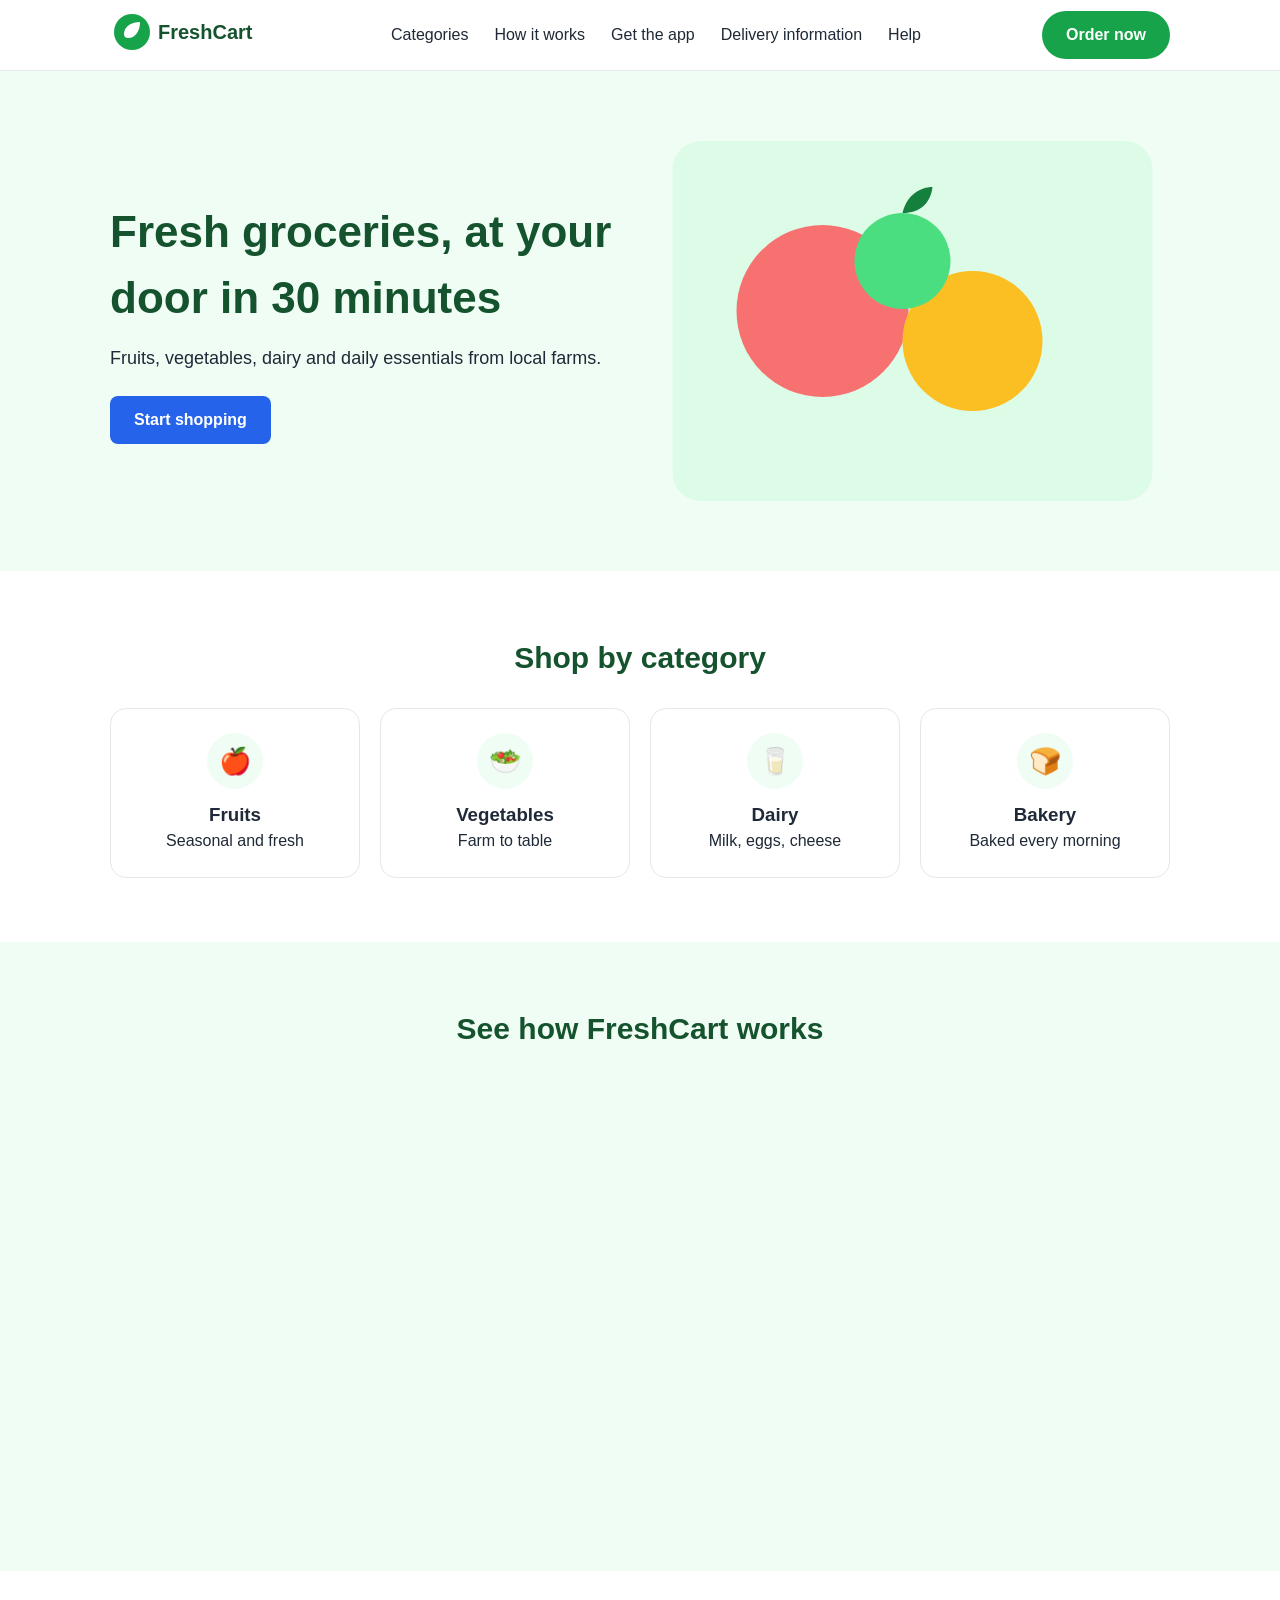
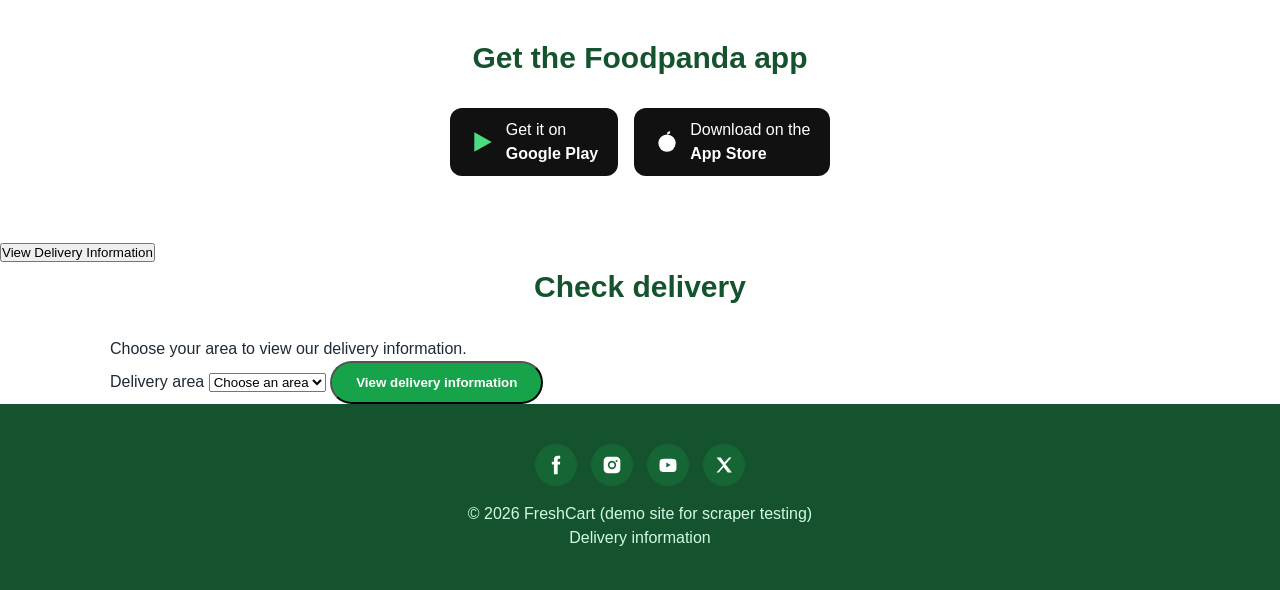
<file: index.html>
<!DOCTYPE html>
<html lang="en">
<head>
<meta charset="utf-8">
<meta name="viewport" content="width=device-width, initial-scale=1">
<title>FreshCart - Groceries Delivered Fast</title>
<meta name="description" content="FreshCart delivers fresh groceries to your door in 30 minutes.">
<link rel="canonical" href="http://127.0.0.1:5501/">
<link rel="icon" href="logo.svg">
<link rel="stylesheet" href="style.css">
</head>
<body>
<header>
  <div class="wrap nav">
    <a href="/"><img src="logo.svg" alt="FreshCart logo" width="160" height="44"></a>
    <nav><ul>
      <li><a href="#categories">Categories</a></li>
      <li><a href="#video">How it works</a></li>
      <li><a href="#apps">Get the app</a></li>
      <li><a id="delivery-link" href="/delivery.html">Delivery information</a></li>
      <li><a href="https://example.com/help">Help</a></li>
    </ul></nav>
    <a class="btn" href="#apps">Order now</a>
  </div>
</header>

<main>
  <div class="hero">
    <div class="wrap">
      <div data-aos>
        <h1>Fresh groceries, at your door in 30 minutes</h1>
        <p>Fruits, vegetables, dairy and daily essentials from local farms.</p>
        <a class="btn" href="/apps.html">Start shopping</a>
      </div>
      <img src="hero.svg" alt="Fresh fruits illustration" width="480" height="360">
    </div>
  </div>

  <section id="categories">
    <div class="wrap">
      <h2 data-aos>Shop by category</h2>
      <div class="cards">
        <a class="card" href="#" data-aos><div class="ic">&#127822;</div><h3>Fruits</h3><p>Seasonal and fresh</p></a>
        <a class="card" href="#" data-aos><div class="ic">&#129367;</div><h3>Vegetables</h3><p>Farm to table</p></a>
        <a class="card" href="#" data-aos><div class="ic">&#129371;</div><h3>Dairy</h3><p>Milk, eggs, cheese</p></a>
        <a class="card" href="#" data-aos><div class="ic">&#127838;</div><h3>Bakery</h3><p>Baked every morning</p></a>
      </div>
    </div>
  </section>

  <section id="video" class="video">
    <div class="wrap">
      <h2 data-aos>See how FreshCart works</h2>
      <iframe data-aos src="https://www.youtube-nocookie.com/embed/e0J_KbYEQqQ" title="FreshCart intro video" allowfullscreen loading="lazy"></iframe>
    </div>
  </section>

  <section id="apps">
    <div class="wrap">
      <h2 data-aos>Get the Foodpanda app</h2>
      <div class="apps" data-aos>
        <a id="foodpanda-play-store" class="badge" href="https://play.google.com/store/apps/details?id=com.global.foodpanda.android" target="_blank" rel="noopener noreferrer" aria-label="Foodpanda on Google Play (opens in a new tab)">
          <svg viewBox="0 0 24 24" fill="#4ade80"><path d="M4 3l16 9-16 9z"/></svg><span>Get it on<br><b>Google Play</b></span>
        </a>
        <a id="foodpanda-app-store" class="badge" href="https://apps.apple.com/pk/app/foodpanda-food-groceries/id758103884" target="_blank" rel="noopener noreferrer" aria-label="Foodpanda on the App Store (opens in a new tab)">
          <svg viewBox="0 0 24 24" fill="#fff"><circle cx="12" cy="13" r="8"/><path d="M12 5c0-2 1-3 3-3 0 2-1 3-3 3z"/></svg><span>Download on the<br><b>App Store</b></span>
        </a>
      </div>
    </div>
  </section>

<form id="newsletter-form" action="/delivery.html" method="get"><button type="submit">View Delivery Information</button></form>

<form id="internal-delivery-form" class="wrap" action="/delivery.html" method="get" aria-labelledby="delivery-form-title"><h2 id="delivery-form-title">Check delivery</h2><p>Choose your area to view our delivery information.</p><label for="delivery-area">Delivery area</label> <select id="delivery-area" name="area" required><option value="">Choose an area</option><option value="central">Central</option><option value="north">North</option><option value="south">South</option></select> <button class="btn" type="submit">View delivery information</button></form>
</main>

<footer>
  <div class="wrap">
    <div class="social">
      <a id="social-facebook" href="https://www.facebook.com/NASAArtemis/" target="_blank" rel="noopener noreferrer" aria-label="NASA Artemis on Facebook (opens in a new tab)" title="NASA Artemis on Facebook"><svg viewBox="0 0 24 24"><path d="M14 8V6c0-1 .5-1.5 1.5-1.5H17V1h-3c-3 0-4.500 2-4.500 4.500V8H7v3.500h2.500V23H14V11.500h2.800L17 8z"/></svg></a>
      <a id="social-instagram" href="https://www.instagram.com/nasaartemis/" target="_blank" rel="noopener noreferrer" aria-label="NASA Artemis on Instagram (opens in a new tab)" title="NASA Artemis on Instagram"><svg viewBox="0 0 24 24"><path d="M7 2h10a5 5 0 015 5v10a5 5 0 01-5 5H7a5 5 0 01-5-5V7a5 5 0 015-5zm5 5a5 5 0 100 10 5 5 0 000-10zm0 2a3 3 0 110 6 3 3 0 010-6zm5.500-3a1.200 1.200 0 100 2.400 1.200 1.200 0 000-2.400z"/></svg></a>
      <a href="https://www.youtube.com/@freshcartdemo" aria-label="YouTube"><svg viewBox="0 0 24 24"><path d="M22 8s-.2-1.600-.9-2.300c-.9-.9-1.900-.9-2.300-1C15.600 4.500 12 4.500 12 4.500s-3.600 0-6.800.2c-.4.100-1.400.1-2.300 1C2.200 6.400 2 8 2 8s-.2 1.900-.2 3.800v1.400C1.800 15.100 2 17 2 17s.2 1.600.9 2.300c.9.9 2 .9 2.500 1 1.800.2 6.600.2 6.600.2s3.600 0 6.800-.2c.4-.1 1.400-.1 2.300-1 .7-.7.9-2.300.9-2.300s.2-1.900.2-3.800v-1.400C22.200 9.900 22 8 22 8zM10 15V9l5.200 3z"/></svg></a>
      <a id="social-x" href="https://x.com/NASAArtemis" target="_blank" rel="noopener noreferrer" aria-label="NASA Artemis on X (Twitter) (opens in a new tab)" title="NASA Artemis on X (Twitter)"><svg viewBox="0 0 24 24"><path d="M3 3h5l4.500 6L18 3h3l-7.200 8.200L21.500 21h-5l-5-6.700L5.800 21H3l7.800-8.800z"/></svg></a>
    </div>
    <p>&copy; <span id="year">2026</span> FreshCart (demo site for scraper testing)</p>
    <p><a href="/delivery.html">Delivery information</a></p>
  </div>
</footer>
<script src="script.js"></script>
</body>
</html>
</file>
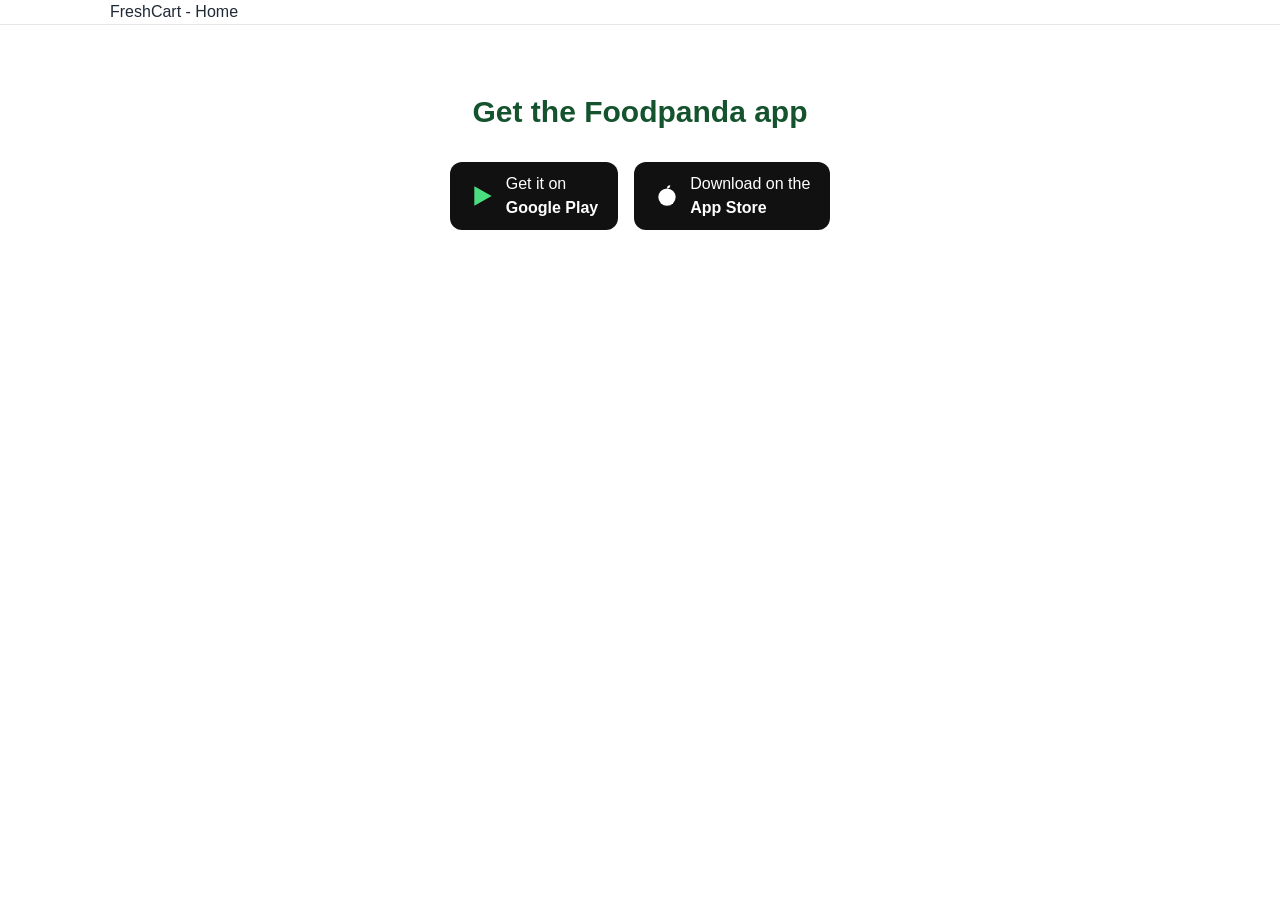
<file: apps.html>
<!doctype html><html lang="en"><head><meta charset="utf-8"><meta name="viewport" content="width=device-width,initial-scale=1"><title>Get the app | FreshCart</title><link rel="stylesheet" href="/style.css"></head><body><header><div class="wrap"><a href="/">FreshCart - Home</a></div></header><main><section id="apps">
    <div class="wrap">
      <h2>Get the Foodpanda app</h2>
      <div class="apps">
        <a id="foodpanda-play-store" class="badge" href="https://play.google.com/store/apps/details?id=com.global.foodpanda.android" target="_blank" rel="noopener noreferrer" aria-label="Foodpanda on Google Play (opens in a new tab)">
          <svg viewBox="0 0 24 24" fill="#4ade80"><path d="M4 3l16 9-16 9z"/></svg><span>Get it on<br><b>Google Play</b></span>
        </a>
        <a id="foodpanda-app-store" class="badge" href="https://apps.apple.com/pk/app/foodpanda-food-groceries/id758103884" target="_blank" rel="noopener noreferrer" aria-label="Foodpanda on the App Store (opens in a new tab)">
          <svg viewBox="0 0 24 24" fill="#fff"><circle cx="12" cy="13" r="8"/><path d="M12 5c0-2 1-3 3-3 0 2-1 3-3 3z"/></svg><span>Download on the<br><b>App Store</b></span>
        </a>
      </div>
    </div>
  </section></main></body></html>
</file>
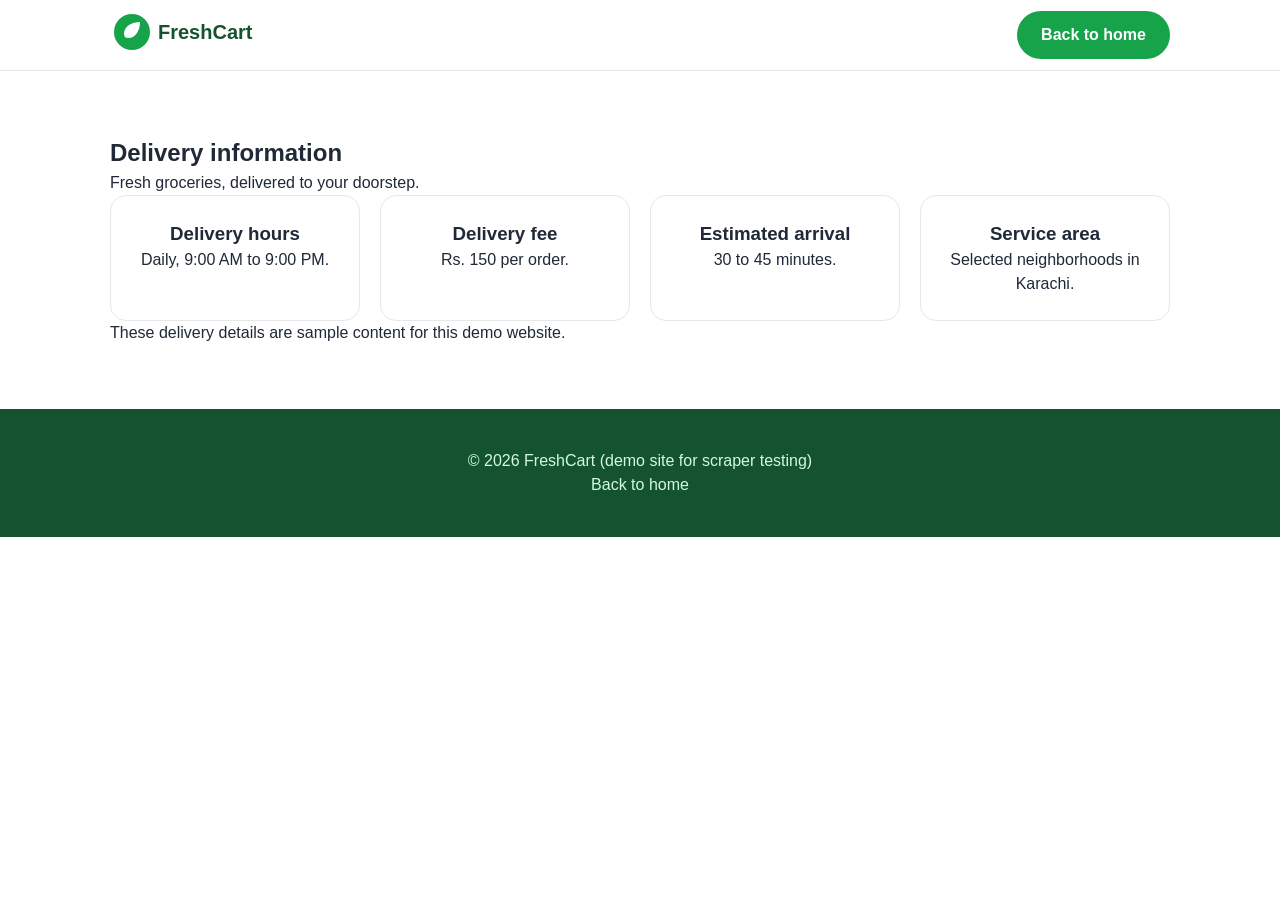
<file: delivery.html>
<!DOCTYPE html>
<html lang="en">
<head>
  <meta charset="utf-8">
  <meta name="viewport" content="width=device-width, initial-scale=1">
  <title>Delivery Information - FreshCart</title>
  <meta name="description" content="Delivery information for the FreshCart demo grocery store.">
  <link rel="icon" href="/logo.svg">
  <link rel="stylesheet" href="/style.css">
</head>
<body>
  <header>
    <div class="wrap nav">
      <a href="/"><img src="/logo.svg" alt="FreshCart home" width="160" height="44"></a>
      <a class="btn" href="/">Back to home</a>
    </div>
  </header>
  <main>
    <section id="delivery-information">
      <div class="wrap">
        <h1>Delivery information</h1>
        <p>Fresh groceries, delivered to your doorstep.</p>
        <div class="cards">
          <article class="card" id="delivery-hours"><h3>Delivery hours</h3><p>Daily, 9:00 AM to 9:00 PM.</p></article>
          <article class="card" id="delivery-fee"><h3>Delivery fee</h3><p>Rs. 150 per order.</p></article>
          <article class="card" id="delivery-time"><h3>Estimated arrival</h3><p>30 to 45 minutes.</p></article>
          <article class="card" id="delivery-area"><h3>Service area</h3><p>Selected neighborhoods in Karachi.</p></article>
        </div>
        <p>These delivery details are sample content for this demo website.</p>
      </div>
    </section>
  </main>
  <footer><div class="wrap"><p>&copy; <span id="year">2026</span> FreshCart (demo site for scraper testing)</p><a href="/">Back to home</a></div></footer>
  <script src="/script.js"></script>
</body>
</html>
</file>
<file: style.css>
:root{--g:#16a34a;--dk:#14532d;--bg:#f0fdf4;--tx:#1f2937}
*{box-sizing:border-box;margin:0;padding:0}
body{font-family:Arial,Helvetica,sans-serif;color:var(--tx);background:#fff;line-height:1.5}
a{color:inherit;text-decoration:none}
.wrap{max-width:1100px;margin:0 auto;padding:0 20px}
header{position:sticky;top:0;background:#fff;border-bottom:1px solid #e5e7eb;z-index:10}
.nav{display:flex;align-items:center;justify-content:space-between;height:70px}
.nav ul{display:flex;gap:26px;list-style:none}
.nav ul a:hover{color:var(--g)}
.btn{display:inline-block;background:var(--g);color:#fff;padding:12px 24px;border-radius:999px;font-weight:700;transition:transform .2s}
.btn:hover{transform:translateY(-3px)}
.hero{background:var(--bg);padding:70px 0}
.hero .wrap{display:grid;grid-template-columns:1fr 1fr;gap:30px;align-items:center}
.hero h1{font-size:44px;color:var(--dk);margin-bottom:14px}
.hero p{margin-bottom:24px;font-size:18px}
.hero img{width:100%;animation:float 4s ease-in-out infinite}
@keyframes float{0%,100%{transform:translateY(0)}50%{transform:translateY(-14px)}}
section{padding:64px 0}
h2{font-size:30px;color:var(--dk);margin-bottom:28px;text-align:center}
.cards{display:grid;grid-template-columns:repeat(4,1fr);gap:20px}
.card{background:#fff;border:1px solid #e5e7eb;border-radius:16px;padding:24px;text-align:center;transition:box-shadow .2s,transform .2s}
.card:hover{box-shadow:0 10px 24px rgba(0,0,0,.1);transform:translateY(-6px)}
.card .ic{width:56px;height:56px;border-radius:50%;background:var(--bg);margin:0 auto 12px;display:flex;align-items:center;justify-content:center;font-size:26px}
.video{background:var(--bg)}
.video iframe{display:block;width:100%;max-width:760px;aspect-ratio:16/9;margin:0 auto;border:0;border-radius:16px}
.apps{display:flex;gap:16px;justify-content:center;flex-wrap:wrap}
.badge{display:flex;align-items:center;gap:10px;background:#111;color:#fff;padding:10px 20px;border-radius:12px}
.badge svg{width:26px;height:26px}
footer{background:var(--dk);color:#d1fae5;padding:40px 0;text-align:center}
.social{display:flex;gap:14px;justify-content:center;margin-bottom:16px}
.social a{width:42px;height:42px;border-radius:50%;background:#166534;display:flex;align-items:center;justify-content:center;transition:background .2s}
.social a:hover{background:var(--g)}
.social svg{width:20px;height:20px;fill:#fff}
[data-aos]{opacity:0;transform:translateY(30px);transition:opacity .7s,transform .7s}
[data-aos].aos-in{opacity:1;transform:none}
@media(max-width:800px){.hero .wrap{grid-template-columns:1fr}.cards{grid-template-columns:1fr 1fr}.nav ul{display:none}}

/* Shopping button styling test */
.hero a.btn { background: #2563eb; border-radius: 8px; }
</file>
